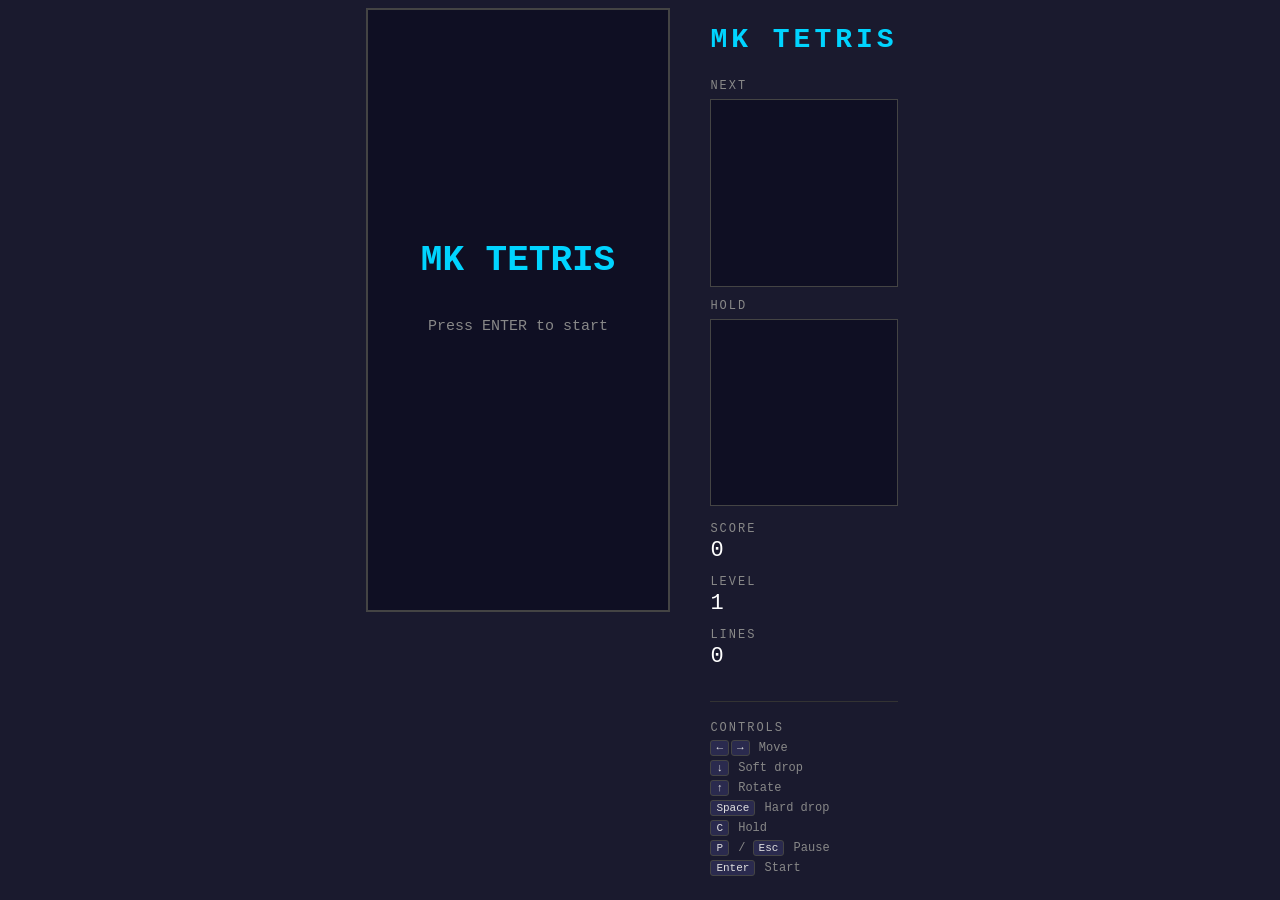
<file: index.html>
<!DOCTYPE html>
<html lang="en">
<head>
    <meta charset="UTF-8">
    <meta http-equiv="refresh" content="0;url=src/index.html">
    <title>MK Tetris</title>
</head>
<body>
    <p>Redirecting to <a href="src/index.html">MK Tetris</a>...</p>
</body>
</html>
</file>
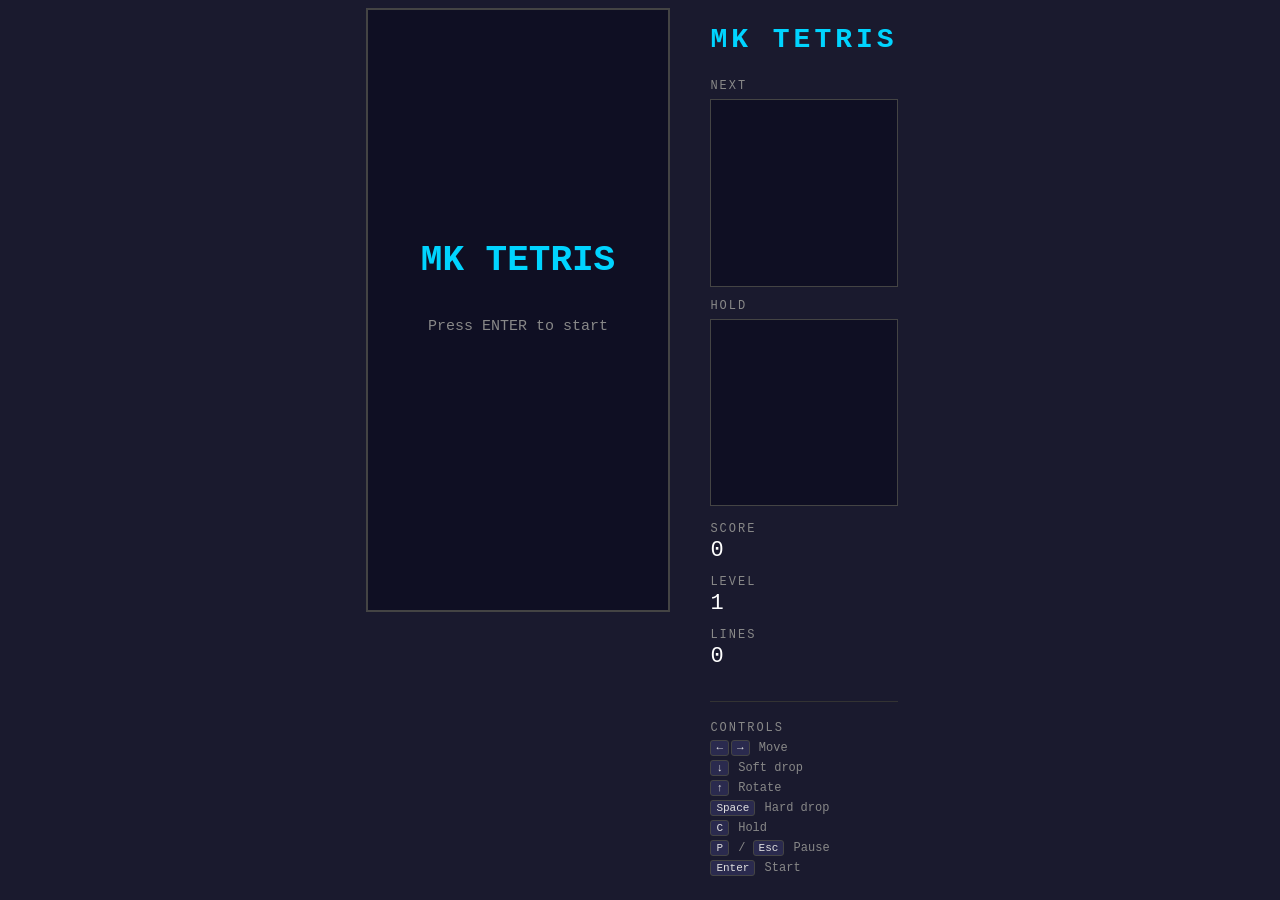
<file: src/index.html>
<!DOCTYPE html>
<html lang="en">
<head>
    <meta charset="UTF-8">
    <meta name="viewport" content="width=device-width, initial-scale=1.0, maximum-scale=1.0, user-scalable=no">
    <meta name="apple-mobile-web-app-capable" content="yes">
    <title>MK Tetris</title>
    <link rel="stylesheet" href="css/style.css">
</head>
<body>
    <div id="game-container">
        <canvas id="game-canvas"></canvas>
        <div id="ui-panel">
            <h1 id="game-title">MK TETRIS</h1>
            <div id="preview-panels">
                <div class="ui-stat">
                    <span class="ui-label">Next</span>
                    <canvas id="preview-canvas" width="120" height="120"></canvas>
                </div>
                <div class="ui-stat">
                    <span class="ui-label">Hold</span>
                    <canvas id="hold-canvas" width="120" height="120"></canvas>
                </div>
            </div>
            <div id="stats-row">
                <div class="ui-stat">
                    <span class="ui-label">Score</span>
                    <span id="score-display">0</span>
                </div>
                <div class="ui-stat">
                    <span class="ui-label">Level</span>
                    <span id="level-display">1</span>
                </div>
                <div class="ui-stat">
                    <span class="ui-label">Lines</span>
                    <span id="lines-display">0</span>
                </div>
            </div>
            <div id="controls-panel">
                <span class="ui-label">Controls</span>
                <div class="key-binding"><kbd>&larr;</kbd><kbd>&rarr;</kbd> Move</div>
                <div class="key-binding"><kbd>&darr;</kbd> Soft drop</div>
                <div class="key-binding"><kbd>&uarr;</kbd> Rotate</div>
                <div class="key-binding"><kbd>Space</kbd> Hard drop</div>
                <div class="key-binding"><kbd>C</kbd> Hold</div>
                <div class="key-binding"><kbd>P</kbd> / <kbd>Esc</kbd> Pause</div>
                <div class="key-binding"><kbd>Enter</kbd> Start</div>
            </div>
        </div>

        <!-- Touch controls — shown only on touch devices (FR-51 to FR-55) -->
        <div id="touch-controls">
            <button id="btn-left" class="touch-btn" aria-label="Move left">&#9664;</button>
            <button id="btn-down" class="touch-btn" aria-label="Soft drop">&#9660;</button>
            <button id="btn-right" class="touch-btn" aria-label="Move right">&#9654;</button>
            <button id="btn-rotate" class="touch-btn" aria-label="Rotate">&#10227;</button>
            <button id="btn-hard-drop" class="touch-btn" aria-label="Hard drop">&#9947;</button>
            <button id="btn-hold" class="touch-btn" aria-label="Hold piece">H</button>
            <button id="btn-pause" class="touch-btn touch-btn-small" aria-label="Pause">&#10074;&#10074;</button>
        </div>
    </div>
    <script src="js/game-logic.js"></script>
    <script src="js/main.js"></script>
</body>
</html>
</file>
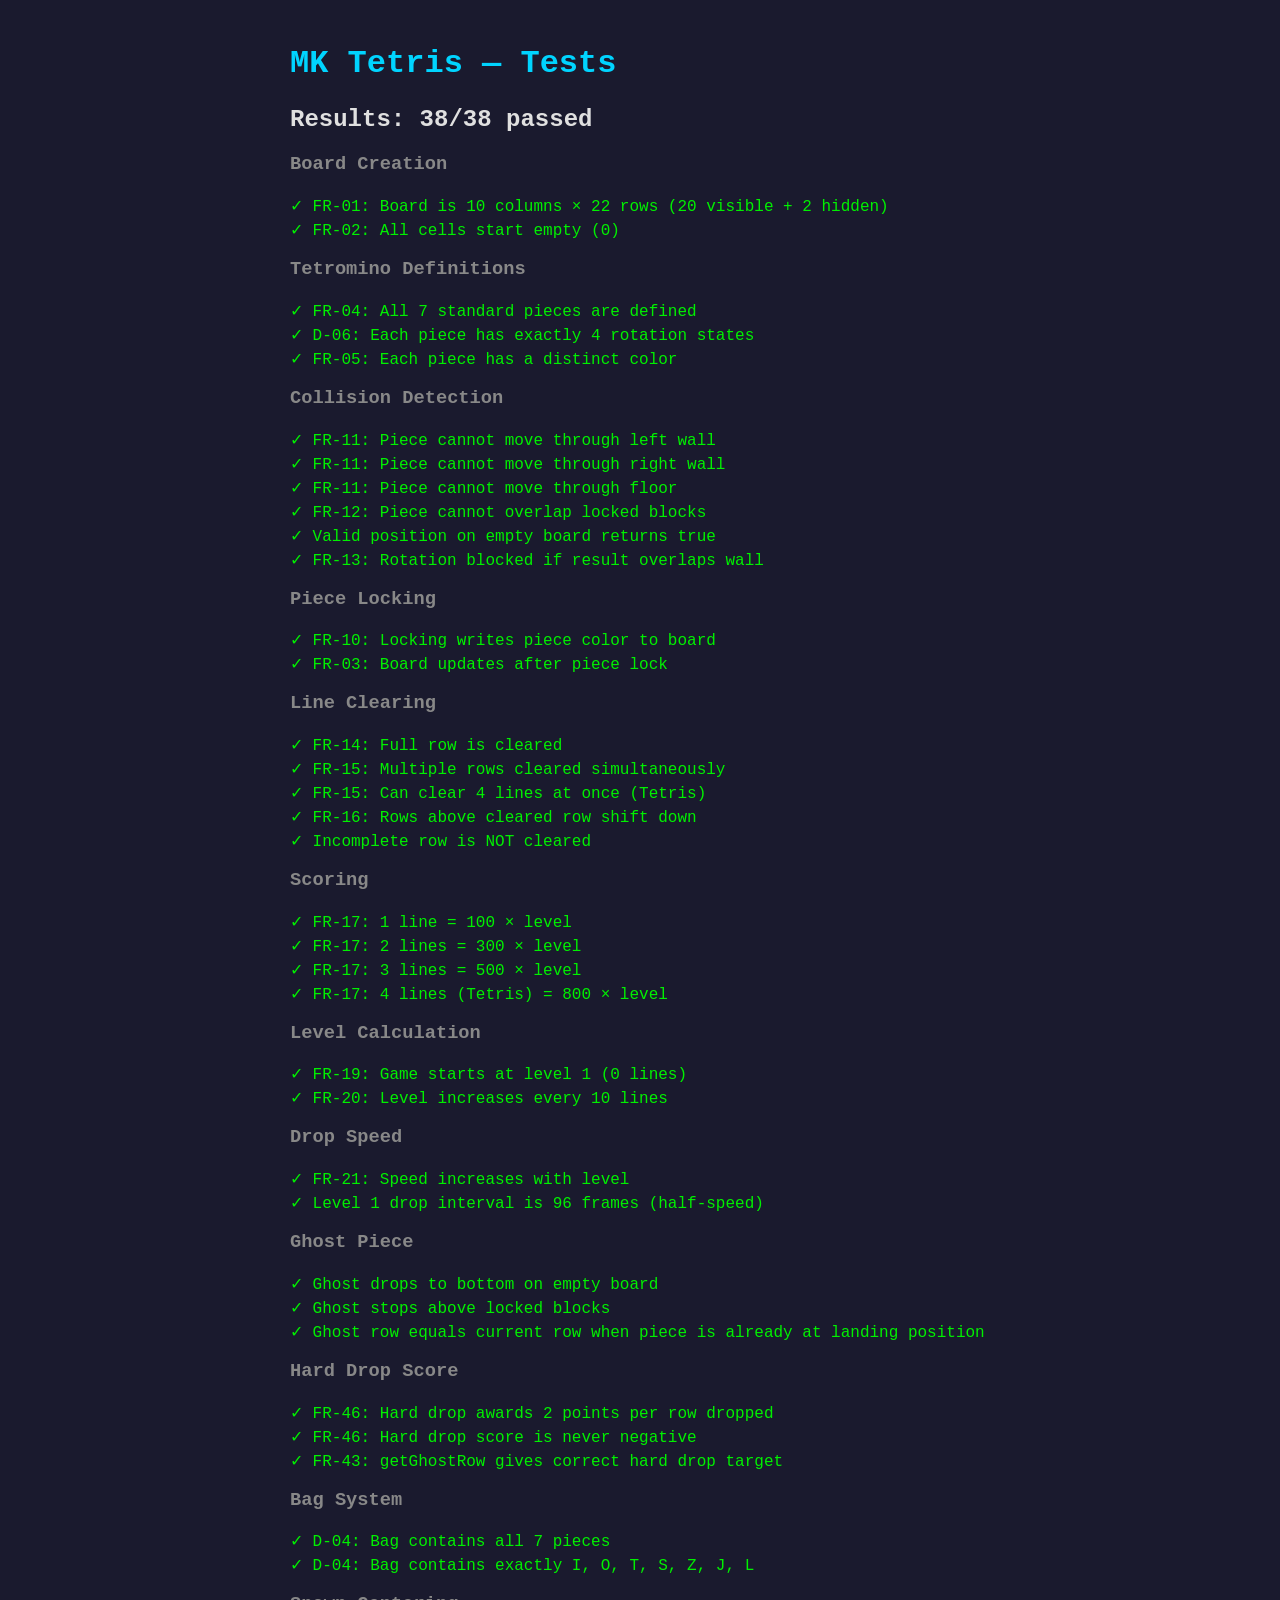
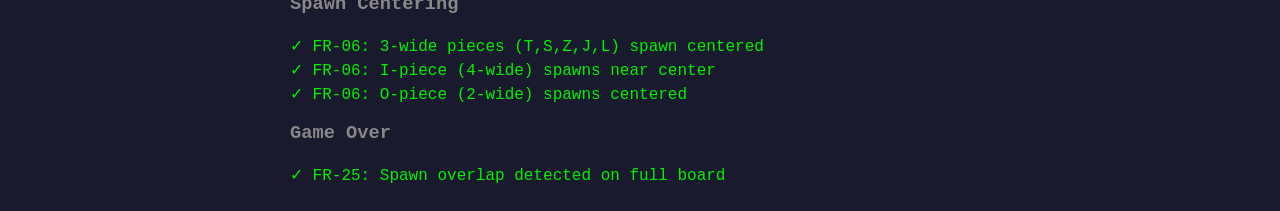
<file: tests/tests.html>
<!DOCTYPE html>
<html lang="en">
<head>
    <meta charset="UTF-8">
    <meta name="viewport" content="width=device-width, initial-scale=1.0">
    <title>MK Tetris — Tests</title>
    <style>
        body {
            font-family: 'Courier New', monospace;
            background: #1a1a2e;
            color: #e0e0e0;
            padding: 24px;
            max-width: 700px;
            margin: 0 auto;
        }
        h1 { color: #00d4ff; }
        h2 { margin-top: 24px; }
        h3 { color: #888; margin-top: 16px; }
        .pass { color: #00f000; padding: 2px 0; }
        .fail { color: #f00000; padding: 4px 0; }
        .fail small { color: #ff8888; }
    </style>
</head>
<body>
    <h1>MK Tetris — Tests</h1>
    <div id="test-results">Running tests...</div>

    <script src="../src/js/game-logic.js"></script>
    <script src="test-runner.js"></script>
    <script src="game-logic.test.js"></script>
    <script src="smoke.test.js"></script>
</body>
</html>
</file>
<file: src/css/style.css>
/* ============================================================
   MK Tetris — Styles (v3: responsive + mobile)
   ============================================================ */

* {
    margin: 0;
    padding: 0;
    box-sizing: border-box;
}

body {
    background-color: #1a1a2e;
    color: #e0e0e0;
    font-family: 'Courier New', monospace;
    display: flex;
    justify-content: center;
    align-items: center;
    min-height: 100vh;
    min-height: 100dvh; /* Dynamic viewport height for mobile (FR-58) */
    /* Mobile protections (FR-57) */
    touch-action: none;
    -webkit-user-select: none;
    user-select: none;
    overscroll-behavior: none;
    -webkit-touch-callout: none;
}

/* --- Game Layout — Desktop (default) --- */

#game-container {
    display: flex;
    gap: 24px;
    align-items: flex-start;
}

#game-canvas {
    border: 2px solid #444;
    display: block;
}

/* --- UI Panel --- */

#ui-panel {
    display: flex;
    flex-direction: column;
    gap: 16px;
    padding: 16px;
    min-width: 120px;
}

#game-title {
    font-size: 28px;
    color: #00d4ff;
    letter-spacing: 4px;
    margin-bottom: 8px;
}

#preview-panels {
    display: flex;
    flex-direction: column;
    gap: 12px;
}

#stats-row {
    display: flex;
    flex-direction: column;
    gap: 12px;
}

.ui-stat {
    display: flex;
    flex-direction: column;
    gap: 2px;
}

.ui-label {
    font-size: 12px;
    color: #888;
    text-transform: uppercase;
    letter-spacing: 2px;
}

#preview-canvas,
#hold-canvas {
    border: 1px solid #444;
    background-color: #0f0f23;
    display: block;
    margin-top: 4px;
}

#score-display,
#level-display,
#lines-display {
    font-size: 22px;
    color: #ffffff;
}

/* --- Controls Panel (keyboard hints, desktop only) --- */

#controls-panel {
    margin-top: 16px;
    padding-top: 16px;
    border-top: 1px solid #333;
}

.key-binding {
    font-size: 12px;
    color: #888;
    margin-top: 4px;
}

kbd {
    display: inline-block;
    background: #2a2a4e;
    border: 1px solid #444;
    border-radius: 3px;
    padding: 1px 5px;
    font-family: 'Courier New', monospace;
    font-size: 11px;
    color: #e0e0e0;
    margin-right: 2px;
}

/* --- Touch Controls (FR-51 to FR-55, D-09) --- */

#touch-controls {
    display: none; /* Hidden by default — shown via JS on touch devices */
    grid-template-columns: repeat(3, 1fr) 8px repeat(3, 1fr);
    grid-template-rows: auto auto;
    gap: 8px;
    padding: 12px;
    width: 100%;
    max-width: 400px;
}

.touch-btn {
    /* Minimum 44×44px per Apple HIG (FR-54) */
    min-width: 48px;
    min-height: 48px;
    font-size: 24px;
    font-family: 'Courier New', monospace;
    background: #2a2a4e;
    color: #e0e0e0;
    border: 2px solid #555;
    border-radius: 8px;
    cursor: pointer;
    display: flex;
    align-items: center;
    justify-content: center;
    -webkit-tap-highlight-color: transparent;
}

.touch-btn:active {
    background: #444;
    border-color: #00d4ff;
}

.touch-btn-small {
    font-size: 14px;
}

/* Touch button grid positions */
#btn-left     { grid-column: 1; grid-row: 1; }
#btn-down     { grid-column: 2; grid-row: 1; }
#btn-right    { grid-column: 3; grid-row: 1; }
#btn-rotate   { grid-column: 5; grid-row: 1; }
#btn-hard-drop{ grid-column: 6; grid-row: 1; }
#btn-hold     { grid-column: 7; grid-row: 1; }
#btn-pause    { grid-column: 5 / 8; grid-row: 2; }

/* ============================================================
   Mobile Layout (< 600px) — FR-48
   ============================================================ */

@media (max-width: 599px) {
    body {
        align-items: flex-start;
        padding: 8px 0 0 0;
    }

    #game-container {
        flex-direction: column;
        align-items: center;
        gap: 8px;
        width: 100%;
    }

    #game-canvas {
        border-width: 1px;
    }

    /* UI panel becomes a horizontal bar below the canvas */
    #ui-panel {
        flex-direction: row;
        flex-wrap: wrap;
        justify-content: center;
        align-items: flex-start;
        gap: 12px;
        padding: 8px 12px;
        min-width: unset;
        width: 100%;
    }

    #game-title {
        display: none; /* Title visible on canvas start screen */
    }

    #preview-panels {
        flex-direction: row;
        gap: 12px;
    }

    #stats-row {
        flex-direction: row;
        gap: 16px;
        align-items: flex-start;
    }

    .ui-stat {
        align-items: center;
    }

    #score-display,
    #level-display,
    #lines-display {
        font-size: 18px;
    }

    /* Hide keyboard hints on mobile */
    #controls-panel {
        display: none;
    }

    /* Touch controls become visible */
    #touch-controls {
        align-self: center;
    }
}
</file>
